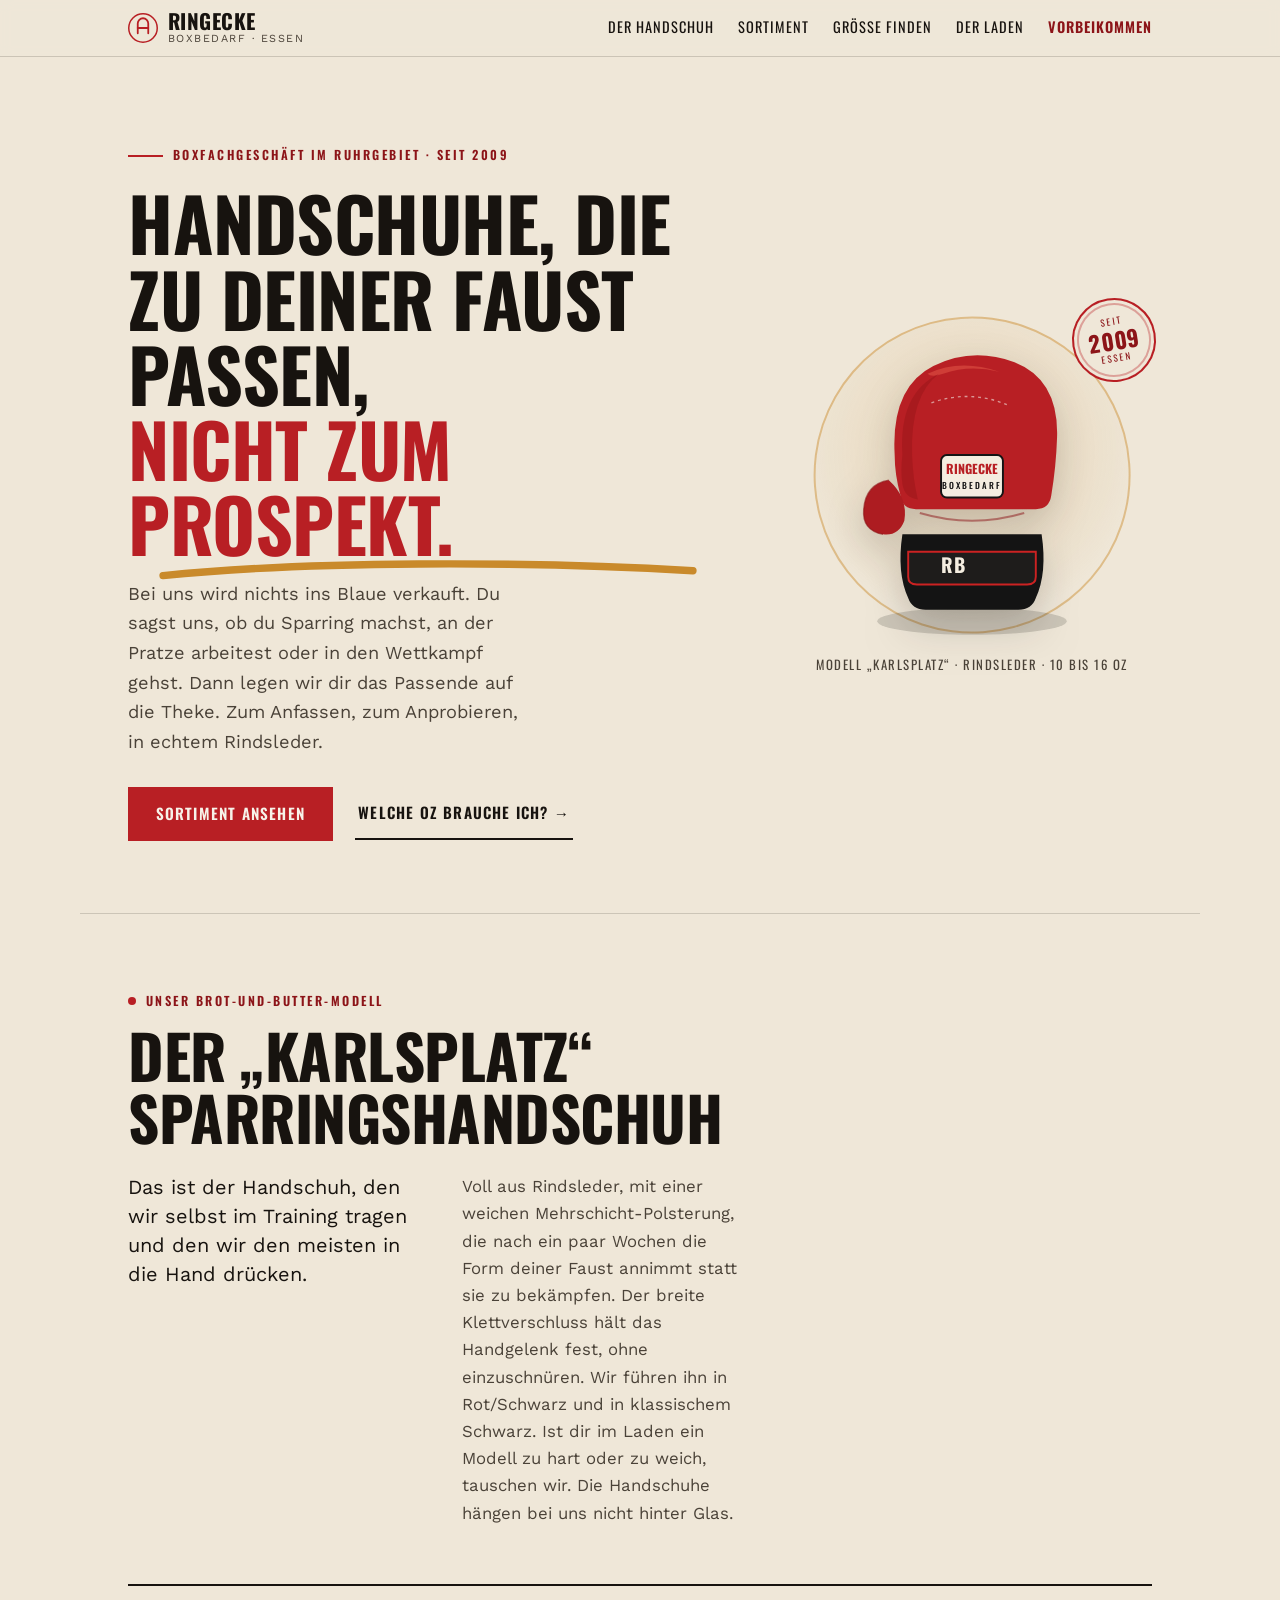
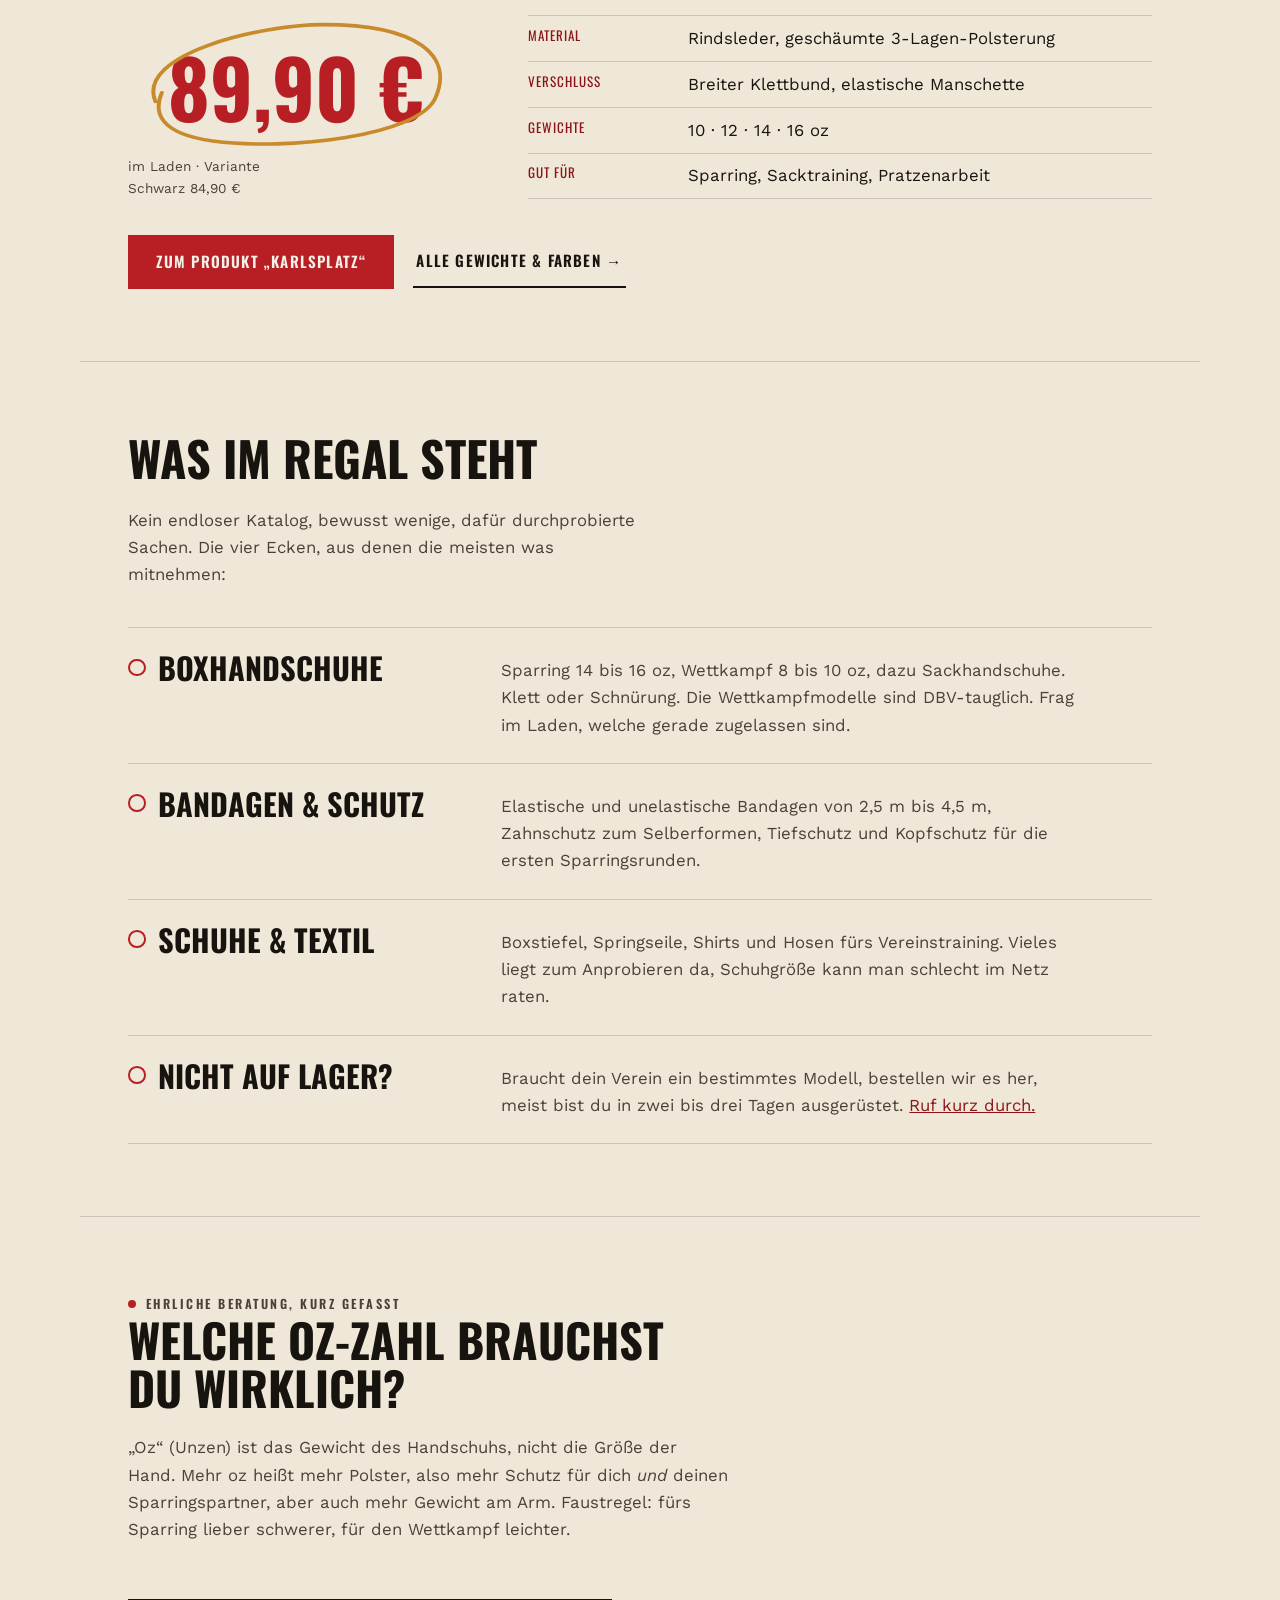
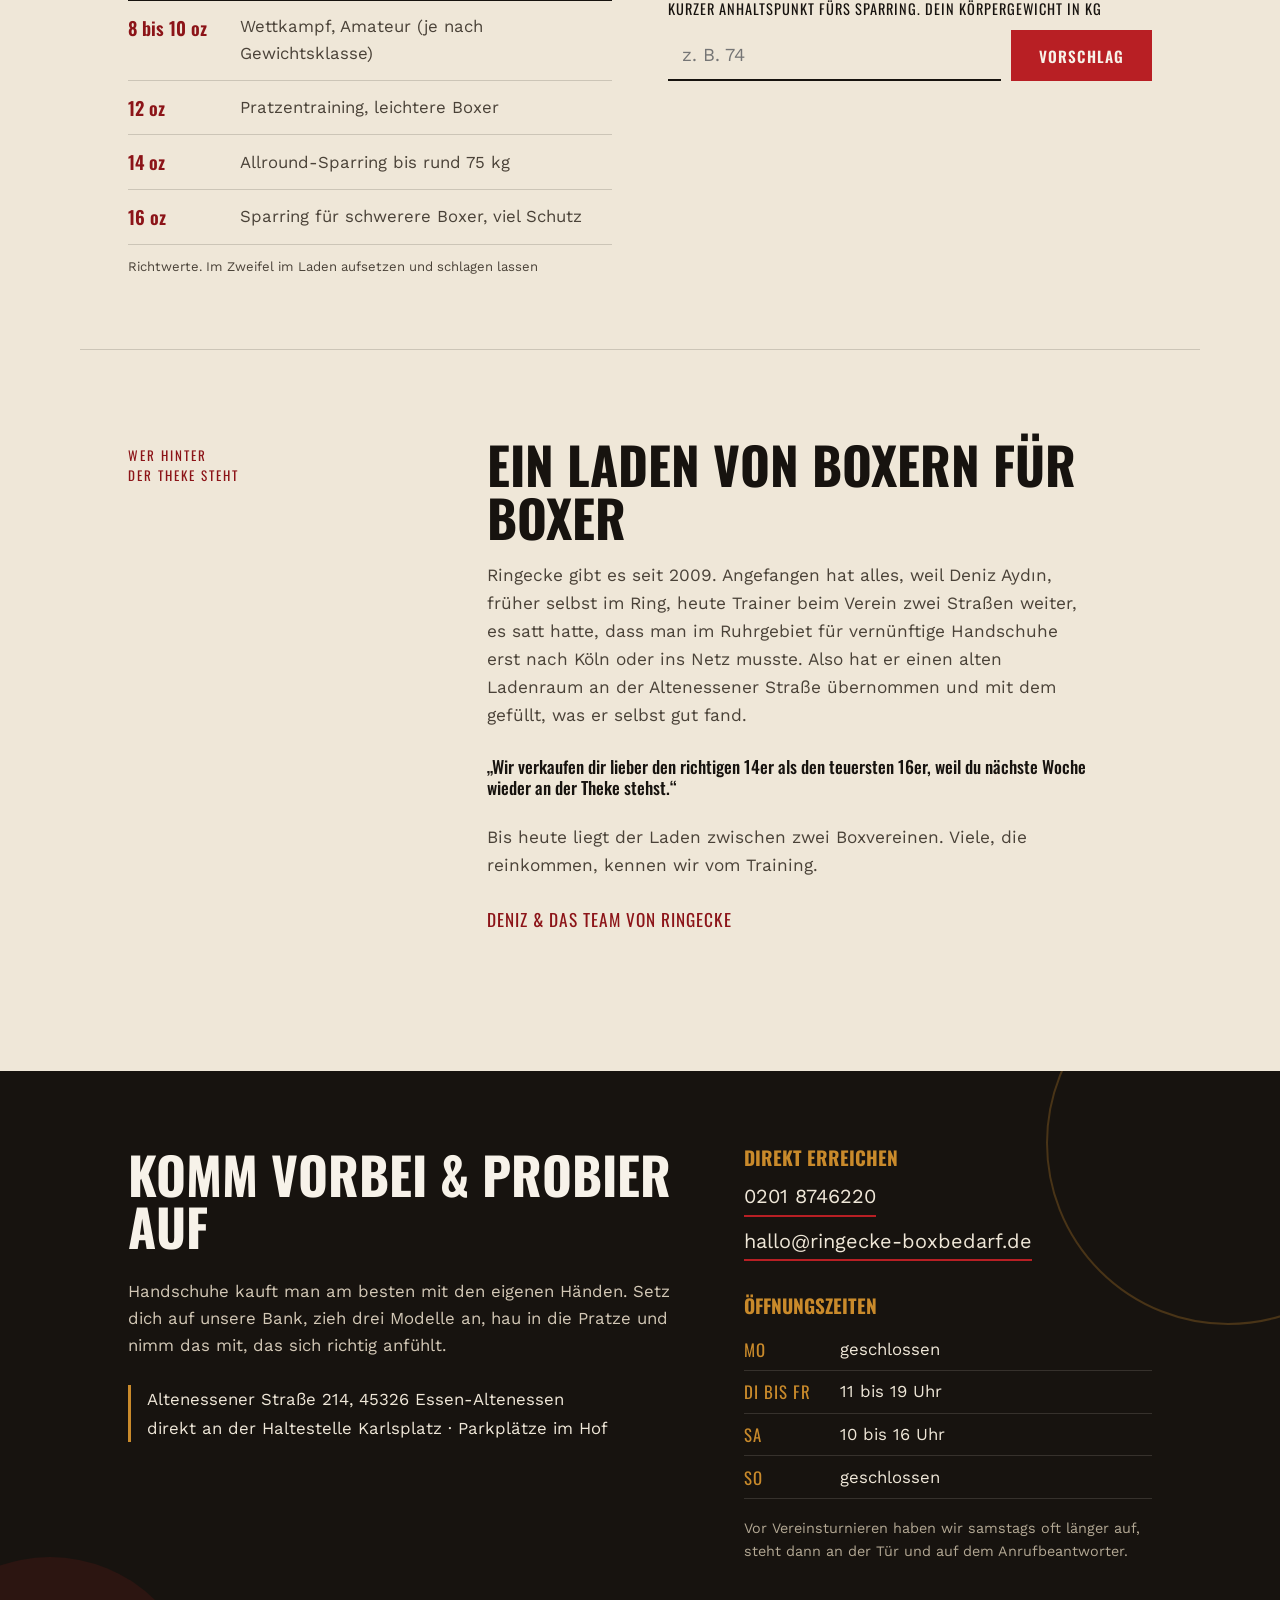
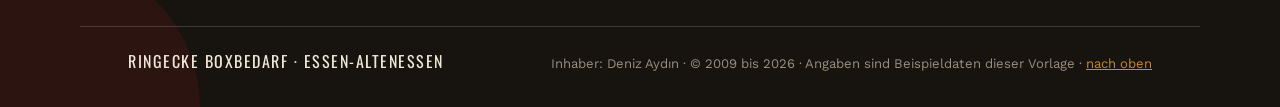
<file: index.html>
<!DOCTYPE html>
<html lang="de">
<head>
  <meta charset="UTF-8" />
  <meta name="viewport" content="width=device-width, initial-scale=1.0" />
  <title>Ringecke Boxbedarf · Boxhandschuhe & Ausrüstung aus Essen</title>
  <meta name="description" content="Ringecke Boxbedarf in Essen-Altenessen: echtes Rindsleder, ehrliche Beratung zur richtigen Handschuhgröße und Ausrüstung für Sparring, Training und Wettkampf. Vorbeikommen und anprobieren." />

  <!-- ====================================================================
       HINWEIS: Kontaktdaten, Adresse, Preise und der Gründername sind
       Beispiel-Angaben für die Vorlage. Vor dem Livegang durch die echten
       Daten des Ladens ersetzen (siehe Kommentare unten).
       ==================================================================== -->

  <link rel="preconnect" href="https://fonts.googleapis.com" />
  <link rel="preconnect" href="https://fonts.gstatic.com" crossorigin />
  <link href="https://fonts.googleapis.com/css2?family=Oswald:wght@400;500;600;700&family=Work+Sans:ital,wght@0,400;0,500;0,600;1,400&display=swap" rel="stylesheet" />
  <link rel="stylesheet" href="styles.css" />

  <script type="application/ld+json">
  {
    "@context": "https://schema.org",
    "@type": "SportingGoodsStore",
    "name": "Ringecke Boxbedarf",
    "description": "Boxfachgeschäft im Ruhrgebiet mit Beratung, Anprobe und echtem Rindsleder.",
    "address": {
      "@type": "PostalAddress",
      "streetAddress": "Altenessener Straße 214",
      "postalCode": "45326",
      "addressLocality": "Essen",
      "addressRegion": "NRW",
      "addressCountry": "DE"
    },
    "telephone": "+49 201 8746220",
    "email": "hallo@ringecke-boxbedarf.de",
    "openingHours": ["Tu-Fr 11:00-19:00", "Sa 10:00-16:00"],
    "priceRange": "€€"
  }
  </script>
</head>

<body>
  <a class="skip-link" href="#hauptinhalt">Zum Inhalt springen</a>

  <header class="kopf" id="seitenanfang">
    <div class="kopf__inner">
      <a class="marke" href="#seitenanfang" aria-label="Ringecke Boxbedarf, Startseite">
        <span class="marke__wappen" aria-hidden="true">
          <svg viewBox="0 0 40 40" width="30" height="30" role="img" focusable="false">
            <circle cx="20" cy="20" r="19" fill="none" stroke="currentColor" stroke-width="2"/>
            <path d="M13 27V14a7 7 0 0 1 14 0v13" fill="none" stroke="currentColor" stroke-width="2.4" stroke-linecap="round"/>
            <path d="M13 20h14" stroke="currentColor" stroke-width="2.4" stroke-linecap="round"/>
          </svg>
        </span>
        <span class="marke__text">
          <strong>Ringecke</strong>
          <em>Boxbedarf · Essen</em>
        </span>
      </a>

      <button class="nav-schalter" aria-expanded="false" aria-controls="hauptnav">
        <span class="nav-schalter__balken" aria-hidden="true"></span>
        <span class="nav-schalter__label">Menü</span>
      </button>

      <nav class="hauptnav" id="hauptnav" aria-label="Hauptnavigation">
        <ul>
          <li><a href="#handschuh">Der Handschuh</a></li>
          <li><a href="#sortiment">Sortiment</a></li>
          <li><a href="#groesse">Größe finden</a></li>
          <li><a href="#laden">Der Laden</a></li>
          <li><a class="hauptnav__cta" href="#besuch">Vorbeikommen</a></li>
        </ul>
      </nav>
    </div>
  </header>

  <main id="hauptinhalt">

    <!-- ============ HERO ============ -->
    <section class="hero" aria-labelledby="hero-titel">
      <div class="hero__text">
        <p class="hero__kicker">Boxfachgeschäft im Ruhrgebiet · seit 2009</p>
        <h1 id="hero-titel">
          Handschuhe, die zu deiner Faust passen,
          <span class="hero__unter">nicht zum Prospekt.
            <svg class="strich" viewBox="0 0 220 12" aria-hidden="true"><path d="M2 8 C 60 2, 150 2, 218 6" fill="none" stroke="currentColor" stroke-width="3" stroke-linecap="round"/></svg>
          </span>
        </h1>
        <p class="hero__lauf">
          Bei uns wird nichts ins Blaue verkauft. Du sagst uns, ob du Sparring
          machst, an der Pratze arbeitest oder in den Wettkampf gehst. Dann
          legen wir dir das Passende auf die Theke. Zum Anfassen, zum Anprobieren,
          in echtem Rindsleder.
        </p>
        <div class="hero__aktionen">
          <a class="knopf knopf--voll" href="#sortiment">Sortiment ansehen</a>
          <a class="knopf knopf--text" href="#groesse">Welche oz brauche ich?&nbsp;→</a>
        </div>
      </div>

      <!-- Eigene Illustration statt Stockfoto -->
      <figure class="hero__bild">
        <span class="hero__scheibe" aria-hidden="true"></span>
        <span class="hero__stempel" aria-hidden="true">
          <span>Seit</span><strong>2009</strong><span>Essen</span>
        </span>
        <svg class="glove" viewBox="0 0 300 340" role="img" aria-labelledby="glove-titel glove-desc">
          <title id="glove-titel">Roter Box-Sparringshandschuh aus Rindsleder</title>
          <desc id="glove-desc">Illustration eines roten Boxhandschuhs mit schwarzer Manschette und breitem Klettverschluss.</desc>
          <ellipse cx="150" cy="322" rx="98" ry="14" fill="rgba(23,19,15,.16)" />
          <path d="M78 232 q-6 40 6 66 q4 12 18 12 h96 q14 0 18-12 q12-26 6-66 z" fill="#141414"/>
          <path d="M84 250 h132 v26 q0 8-9 8 H93 q-9 0-9-8 z" fill="#1e1c1b"/>
          <path d="M84 250 h132 v26 q0 8-9 8 H93 q-9 0-9-8 z" fill="none" stroke="#c22" stroke-width="2"/>
          <text x="118" y="272" font-family="Oswald, sans-serif" font-size="20" font-weight="700" fill="#f4ede0" letter-spacing="1">RB</text>
          <path d="M70 150 q-4-70 40-92 q40-20 84-4 q46 18 44 78 q-1 30-6 60 q-2 14-16 14 H92 q-14 0-16-14 q-6-22-6-42 z" fill="#b81f24"/>
          <path d="M104 66 q34-16 74-2 q-30-8-58 2 q-12 4-16 0z" fill="#d94a3f" opacity=".7"/>
          <path d="M78 150 q-4-64 38-84 q-30 22-28 84 q1 26 6 46 q-14-2-16-16 q-2-14 0-30z" fill="#9c161b" opacity=".55"/>
          <path d="M64 176 q-24 4-26 30 q-2 22 20 26 q16 2 22-14 q4-24-16-42z" fill="#ad1c21"/>
          <path d="M64 176 q-24 4-26 30 q-2 22 20 26" fill="none" stroke="#8c1418" stroke-width="1.5" opacity=".6"/>
          <path d="M108 96 q40-14 78 2" fill="none" stroke="#e9ccc7" stroke-width="1.4" stroke-dasharray="3 4" opacity=".7"/>
          <path d="M96 210 q54 16 108 0" fill="none" stroke="#8c1418" stroke-width="2" opacity=".5"/>
          <rect x="118" y="150" width="64" height="44" rx="6" fill="#f4ede0"/>
          <rect x="118" y="150" width="64" height="44" rx="6" fill="none" stroke="#141414" stroke-width="2"/>
          <text x="150" y="170" text-anchor="middle" font-family="Oswald, sans-serif" font-size="13" font-weight="700" fill="#b81f24">RINGECKE</text>
          <text x="150" y="185" text-anchor="middle" font-family="Oswald, sans-serif" font-size="9" font-weight="500" fill="#141414" letter-spacing="2">BOXBEDARF</text>
        </svg>
        <figcaption>Modell „Karlsplatz“ · Rindsleder · 10 bis 16&nbsp;oz</figcaption>
      </figure>
    </section>

    <!-- ============ FEATURED: redaktioneller Spread, keine Box ============ -->
    <section class="modell" id="handschuh" aria-labelledby="modell-titel">
      <p class="modell__label">Unser Brot-und-Butter-Modell</p>
      <h2 id="modell-titel">Der „Karlsplatz“<br>Sparringshandschuh</h2>

      <div class="modell__fliesstext">
        <p class="modell__vorlauf">
          Das ist der Handschuh, den wir selbst im Training tragen und den wir
          den meisten in die Hand drücken.
        </p>
        <p>
          Voll aus Rindsleder, mit einer weichen Mehrschicht-Polsterung, die
          nach ein paar Wochen die Form deiner Faust annimmt statt sie zu
          bekämpfen. Der breite Klettverschluss hält das Handgelenk fest, ohne
          einzuschnüren. Wir führen ihn in Rot/Schwarz und in klassischem
          Schwarz. Ist dir im Laden ein Modell zu hart oder zu weich, tauschen
          wir. Die Handschuhe hängen bei uns nicht hinter Glas.
        </p>
      </div>

      <div class="modell__daten">
        <div class="modell__preis">
          <span class="modell__preis-zahl">
            89,90&nbsp;€
            <svg class="preis-ring" viewBox="0 0 300 150" aria-hidden="true" preserveAspectRatio="none">
              <path d="M24 86 C 8 40, 120 16, 176 18 C 260 21, 292 52, 274 92 C 258 128, 140 138, 74 126 C 26 117, 22 96, 30 78" fill="none" stroke="currentColor" stroke-width="3.5" stroke-linecap="round"/>
            </svg>
          </span>
          <span class="modell__preis-notiz">im Laden · Variante Schwarz 84,90&nbsp;€</span>
        </div>
        <dl class="datenzeilen">
          <div><dt>Material</dt><dd>Rindsleder, geschäumte 3-Lagen-Polsterung</dd></div>
          <div><dt>Verschluss</dt><dd>Breiter Klettbund, elastische Manschette</dd></div>
          <div><dt>Gewichte</dt><dd>10 · 12 · 14 · 16&nbsp;oz</dd></div>
          <div><dt>Gut für</dt><dd>Sparring, Sacktraining, Pratzenarbeit</dd></div>
        </dl>
      </div>

      <p class="modell__cta">
        <a class="knopf knopf--voll" href="produkt.html">Zum Produkt „Karlsplatz“</a>
        <a class="knopf knopf--text" href="produkt.html#pdp">Alle Gewichte &amp; Farben&nbsp;→</a>
      </p>
    </section>

    <!-- ============ SORTIMENT: nummerierte Liste mit Haarlinien ============ -->
    <section class="sortiment" id="sortiment" aria-labelledby="sortiment-titel">
      <div class="sortiment__intro">
        <h2 id="sortiment-titel">Was im Regal steht</h2>
        <p>
          Kein endloser Katalog, bewusst wenige, dafür durchprobierte Sachen.
          Die vier Ecken, aus denen die meisten was mitnehmen:
        </p>
      </div>

      <ul class="warenliste">
        <li>
          <h3>Boxhandschuhe</h3>
          <div class="warenliste__text">
            <p>
              Sparring 14 bis 16&nbsp;oz, Wettkampf 8 bis 10&nbsp;oz, dazu
              Sackhandschuhe. Klett oder Schnürung. Die Wettkampfmodelle sind
              DBV-tauglich. Frag im Laden, welche gerade zugelassen sind.
            </p>
          </div>
        </li>
        <li>
          <h3>Bandagen &amp; Schutz</h3>
          <div class="warenliste__text">
            <p>
              Elastische und unelastische Bandagen von 2,5&nbsp;m bis 4,5&nbsp;m,
              Zahnschutz zum Selberformen, Tiefschutz und Kopfschutz für die ersten
              Sparringsrunden.
            </p>
          </div>
        </li>
        <li>
          <h3>Schuhe &amp; Textil</h3>
          <div class="warenliste__text">
            <p>
              Boxstiefel, Springseile, Shirts und Hosen fürs Vereinstraining.
              Vieles liegt zum Anprobieren da, Schuhgröße kann man schlecht im
              Netz raten.
            </p>
          </div>
        </li>
        <li>
          <h3>Nicht auf Lager?</h3>
          <div class="warenliste__text">
            <p>
              Braucht dein Verein ein bestimmtes Modell, bestellen wir es her,
              meist bist du in zwei bis drei Tagen ausgerüstet.
              <a href="#besuch">Ruf kurz durch.</a>
            </p>
          </div>
        </li>
      </ul>
    </section>

    <!-- ============ GRÖSSENBERATUNG: Datentabelle + schlanke Inline-Form ============ -->
    <section class="groesse" id="groesse" aria-labelledby="groesse-titel">
      <div class="groesse__wissen">
        <p class="groesse__label">Ehrliche Beratung, kurz gefasst</p>
        <h2 id="groesse-titel">Welche oz-Zahl brauchst du wirklich?</h2>
        <p>
          „Oz“ (Unzen) ist das Gewicht des Handschuhs, nicht die Größe der Hand.
          Mehr oz heißt mehr Polster, also mehr Schutz für dich <em>und</em>
          deinen Sparringspartner, aber auch mehr Gewicht am Arm. Faustregel:
          fürs Sparring lieber schwerer, für den Wettkampf leichter.
        </p>
      </div>

      <table class="oz-tabelle">
        <caption>Richtwerte. Im Zweifel im Laden aufsetzen und schlagen lassen</caption>
        <tbody>
          <tr><th scope="row">8 bis 10&nbsp;oz</th><td>Wettkampf, Amateur (je nach Gewichtsklasse)</td></tr>
          <tr><th scope="row">12&nbsp;oz</th><td>Pratzentraining, leichtere Boxer</td></tr>
          <tr><th scope="row">14&nbsp;oz</th><td>Allround-Sparring bis rund 75&nbsp;kg</td></tr>
          <tr><th scope="row">16&nbsp;oz</th><td>Sparring für schwerere Boxer, viel Schutz</td></tr>
        </tbody>
      </table>

      <form class="oz-form" id="oz-form" novalidate>
        <div class="oz-form__frage">
          <label for="gewicht">Kurzer Anhaltspunkt fürs Sparring. Dein Körpergewicht in&nbsp;kg</label>
          <div class="oz-form__eingabe">
            <input type="number" id="gewicht" name="gewicht" min="30" max="180" step="1" inputmode="numeric" placeholder="z. B. 74" />
            <button type="submit" class="knopf knopf--voll">Vorschlag</button>
          </div>
        </div>
        <p class="oz-form__ergebnis" id="oz-ergebnis" role="status" aria-live="polite"></p>
      </form>
    </section>

    <!-- ============ ÜBER DEN LADEN: schmale Erzählspalte mit Randnotiz ============ -->
    <section class="laden" id="laden" aria-labelledby="laden-titel">
      <p class="laden__rand">Wer hinter<br>der Theke steht</p>
      <div class="laden__erzaehlung">
        <h2 id="laden-titel">Ein Laden von Boxern für Boxer</h2>
        <p>
          <!-- Gründername/Historie durch echte Daten ersetzen -->
          Ringecke gibt es seit 2009. Angefangen hat alles, weil Deniz Aydın,
          früher selbst im Ring, heute Trainer beim Verein zwei Straßen weiter,
          es satt hatte, dass man im Ruhrgebiet für vernünftige Handschuhe erst
          nach Köln oder ins Netz musste. Also hat er einen alten Ladenraum an der
          Altenessener Straße übernommen und mit dem gefüllt, was er selbst gut
          fand.
        </p>
        <p class="laden__zitat">
          „Wir verkaufen dir lieber den richtigen 14er als den teuersten 16er,
          weil du nächste Woche wieder an der Theke stehst.“
        </p>
        <p>
          Bis heute liegt der Laden zwischen zwei Boxvereinen. Viele, die
          reinkommen, kennen wir vom Training.
        </p>
        <p class="laden__signatur">Deniz &amp; das Team von Ringecke</p>
      </div>
    </section>

    <!-- ============ KONTAKT + FOOTER: der einzige dunkle Anker ============ -->
    <footer class="anker" id="besuch">
      <div class="anker__oben">
        <div class="anker__einladung">
          <h2>Komm vorbei &amp; probier auf</h2>
          <p>
            Handschuhe kauft man am besten mit den eigenen Händen. Setz dich auf
            unsere Bank, zieh drei Modelle an, hau in die Pratze und nimm das
            mit, das sich richtig anfühlt.
          </p>
          <p class="anker__adresse">
            <!-- Echte Adresse eintragen -->
            Altenessener Straße 214, 45326 Essen-Altenessen<br>
            direkt an der Haltestelle Karlsplatz · Parkplätze im Hof
          </p>
        </div>

        <div class="anker__spalte">
          <h3>Direkt erreichen</h3>
          <p class="anker__kontakt">
            <!-- Echte Nummer / eigene Domain-Mail eintragen -->
            <a href="tel:+492018746220">0201 8746220</a>
            <a href="mailto:hallo@ringecke-boxbedarf.de">hallo@ringecke-boxbedarf.de</a>
          </p>

          <h3 class="anker__zeitentitel">Öffnungszeiten</h3>
          <dl class="oeffnung">
            <div><dt>Mo</dt><dd>geschlossen</dd></div>
            <div><dt>Di bis Fr</dt><dd>11 bis 19 Uhr</dd></div>
            <div><dt>Sa</dt><dd>10 bis 16 Uhr</dd></div>
            <div><dt>So</dt><dd>geschlossen</dd></div>
          </dl>
          <p class="anker__zusatz">
            Vor Vereinsturnieren haben wir samstags oft länger auf, steht dann an
            der Tür und auf dem Anrufbeantworter.
          </p>
        </div>
      </div>

      <div class="anker__unten">
        <p class="anker__signet">Ringecke Boxbedarf · Essen-Altenessen</p>
        <p class="anker__recht">
          Inhaber: Deniz Aydın · © 2009 bis 2026 · Angaben sind Beispieldaten
          dieser Vorlage · <a href="#seitenanfang">nach oben</a>
        </p>
      </div>
    </footer>

  </main>

  <script src="script.js"></script>
</body>
</html>
</file>
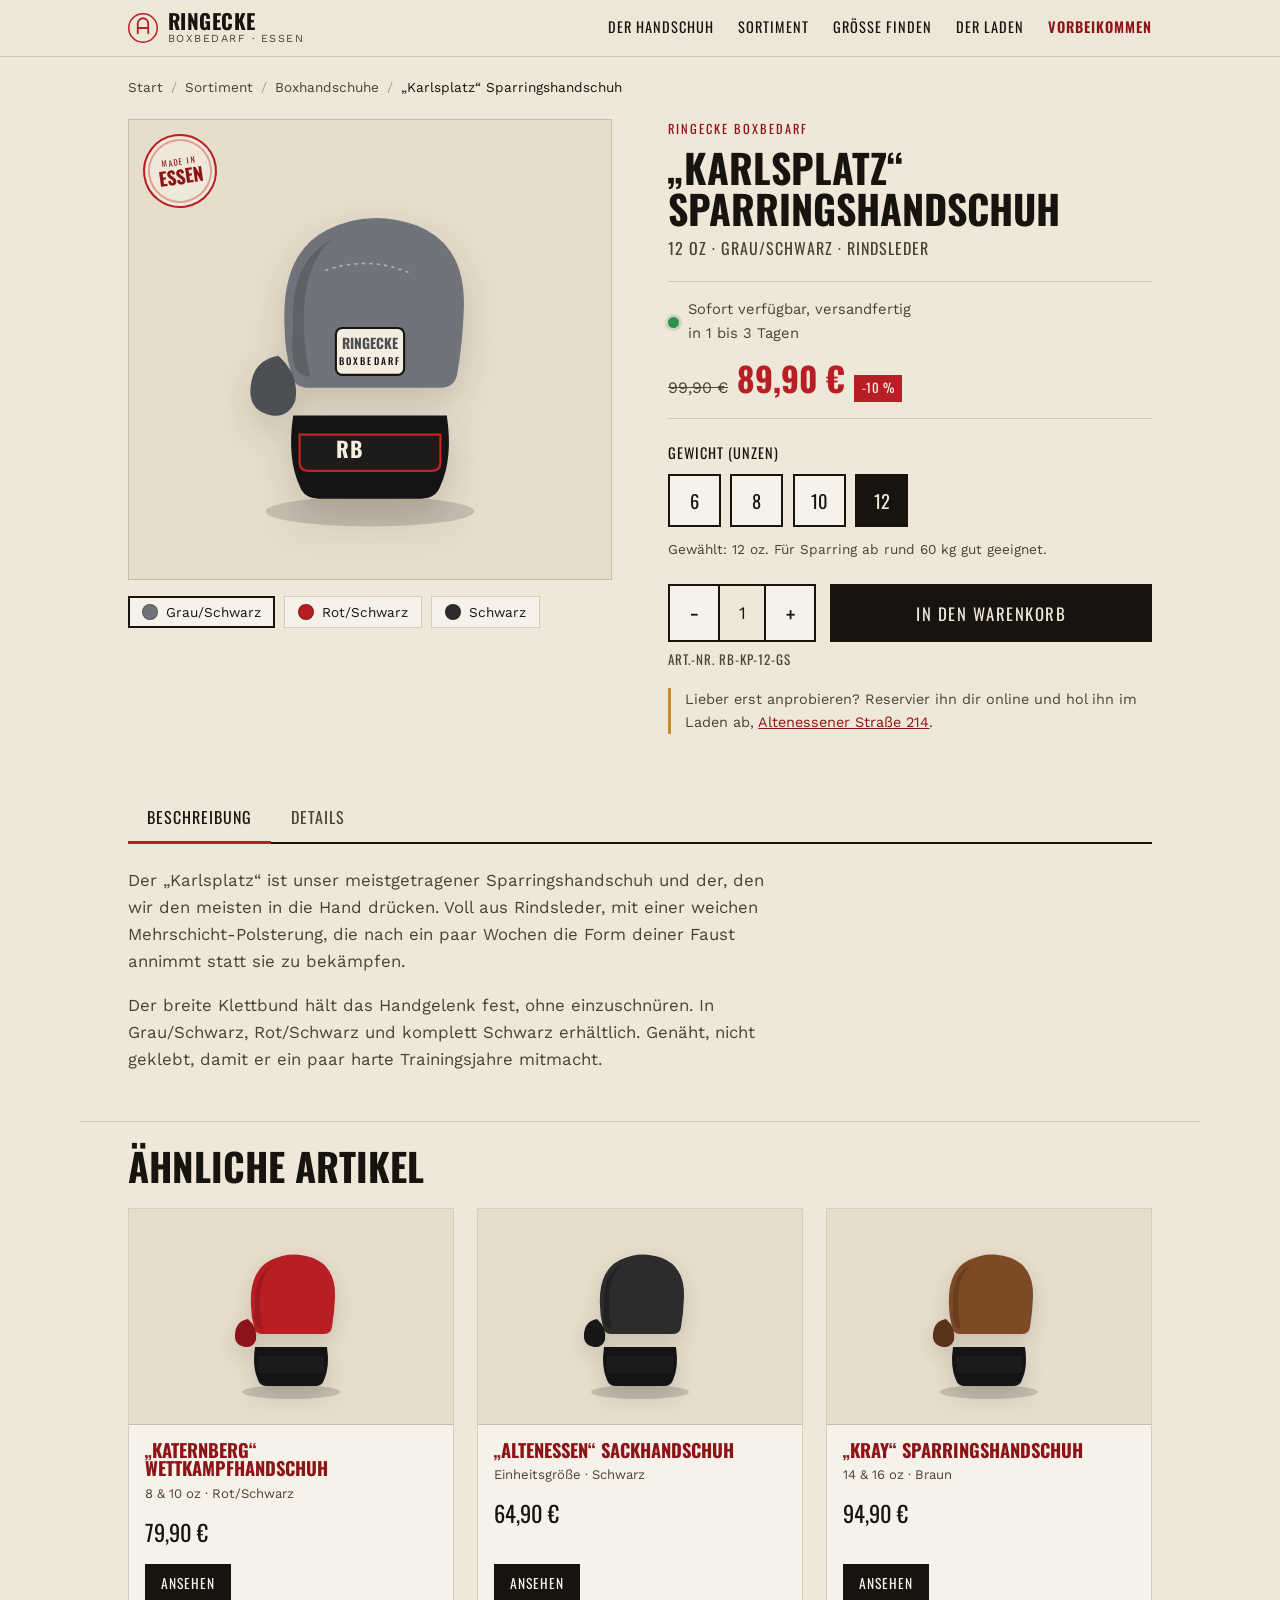
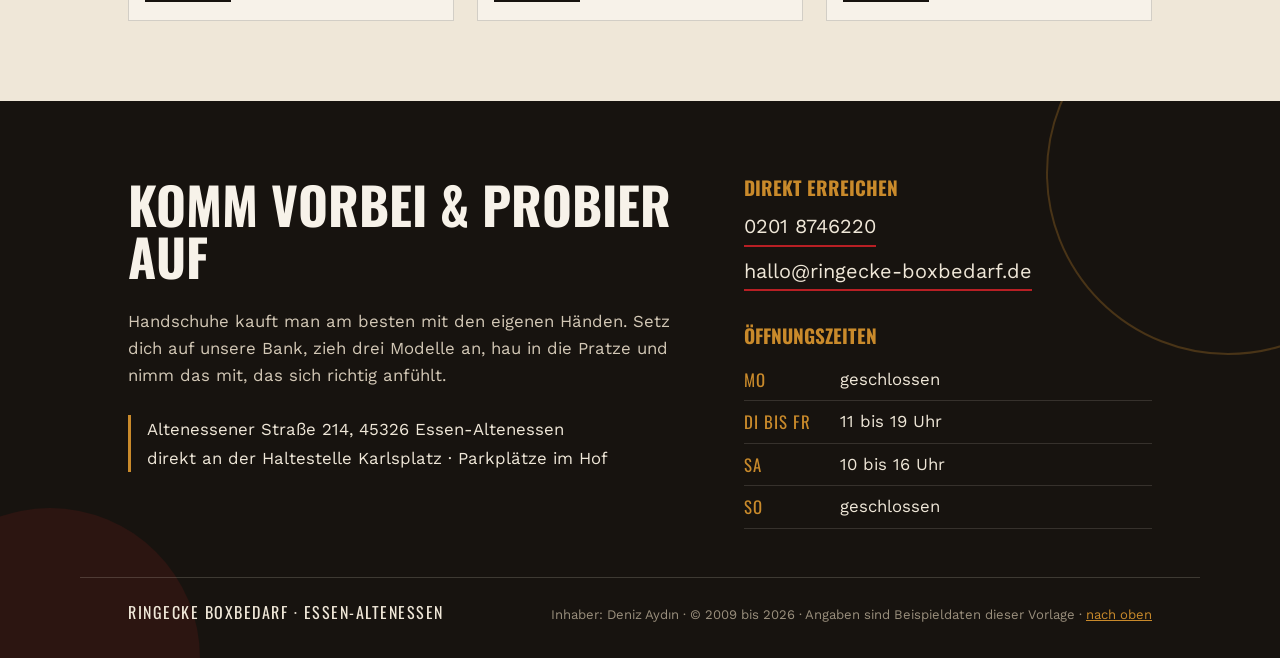
<file: produkt.html>
<!DOCTYPE html>
<html lang="de">
<head>
  <meta charset="UTF-8" />
  <meta name="viewport" content="width=device-width, initial-scale=1.0" />
  <title>„Karlsplatz“ Sparringshandschuh · Ringecke Boxbedarf</title>
  <meta name="description" content="Ringecke „Karlsplatz“ Sparringshandschuh aus Rindsleder, 12 oz Grau/Schwarz. Sofort verfügbar, versandfertig in 1 bis 3 Tagen. Im Laden in Essen anprobieren." />

  <!-- Beispieldaten der Vorlage: Preise, Artikelnummer und Verfügbarkeit vor dem Livegang durch echte Werte ersetzen. -->

  <link rel="preconnect" href="https://fonts.googleapis.com" />
  <link rel="preconnect" href="https://fonts.gstatic.com" crossorigin />
  <link href="https://fonts.googleapis.com/css2?family=Oswald:wght@400;500;600;700&family=Work+Sans:ital,wght@0,400;0,500;0,600;1,400&display=swap" rel="stylesheet" />
  <link rel="stylesheet" href="styles.css" />

  <script type="application/ld+json">
  {
    "@context": "https://schema.org",
    "@type": "Product",
    "name": "Ringecke „Karlsplatz“ Sparringshandschuh",
    "brand": { "@type": "Brand", "name": "Ringecke Boxbedarf" },
    "material": "Rindsleder",
    "sku": "RB-KP-12-GS",
    "offers": {
      "@type": "Offer",
      "priceCurrency": "EUR",
      "price": "89.90",
      "availability": "https://schema.org/InStock"
    }
  }
  </script>
</head>

<body>
  <a class="skip-link" href="#pdp">Zum Inhalt springen</a>

  <header class="kopf" id="seitenanfang">
    <div class="kopf__inner">
      <a class="marke" href="index.html" aria-label="Ringecke Boxbedarf, Startseite">
        <span class="marke__wappen" aria-hidden="true">
          <svg viewBox="0 0 40 40" width="30" height="30" role="img" focusable="false">
            <circle cx="20" cy="20" r="19" fill="none" stroke="currentColor" stroke-width="2"/>
            <path d="M13 27V14a7 7 0 0 1 14 0v13" fill="none" stroke="currentColor" stroke-width="2.4" stroke-linecap="round"/>
            <path d="M13 20h14" stroke="currentColor" stroke-width="2.4" stroke-linecap="round"/>
          </svg>
        </span>
        <span class="marke__text">
          <strong>Ringecke</strong>
          <em>Boxbedarf · Essen</em>
        </span>
      </a>

      <button class="nav-schalter" aria-expanded="false" aria-controls="hauptnav">
        <span class="nav-schalter__balken" aria-hidden="true"></span>
        <span class="nav-schalter__label">Menü</span>
      </button>

      <nav class="hauptnav" id="hauptnav" aria-label="Hauptnavigation">
        <ul>
          <li><a href="index.html#handschuh">Der Handschuh</a></li>
          <li><a href="index.html#sortiment">Sortiment</a></li>
          <li><a href="index.html#groesse">Größe finden</a></li>
          <li><a href="index.html#laden">Der Laden</a></li>
          <li><a class="hauptnav__cta" href="index.html#besuch">Vorbeikommen</a></li>
        </ul>
      </nav>
    </div>
  </header>

  <main id="pdp">

    <nav class="krume" aria-label="Sie sind hier">
      <a href="index.html">Start</a>
      <span aria-hidden="true">/</span>
      <a href="index.html#sortiment">Sortiment</a>
      <span aria-hidden="true">/</span>
      <a href="index.html#sortiment">Boxhandschuhe</a>
      <span aria-hidden="true">/</span>
      <span class="krume__hier">„Karlsplatz“ Sparringshandschuh</span>
    </nav>

    <!-- ============ OBERER BEREICH: zwei Spalten ============ -->
    <section class="pdp-oben">

      <!-- Linke Spalte: Produktbild (eigene Illustration) -->
      <div class="pdp-galerie">
        <figure class="pdp-bild theme-grau" id="pdp-bild">
          <span class="pdp-bild__stempel" aria-hidden="true">
            <span>Made in</span><strong>Essen</strong>
          </span>
          <svg class="rb-glove" viewBox="0 0 300 340" role="img" aria-labelledby="pdp-glove-t">
            <title id="pdp-glove-t">Ringecke „Karlsplatz“ Sparringshandschuh in Grau/Schwarz</title>
            <ellipse class="g-shadow" cx="150" cy="322" rx="98" ry="14" />
            <path class="g-cuff" d="M78 232 q-6 40 6 66 q4 12 18 12 h96 q14 0 18-12 q12-26 6-66 z"/>
            <path class="g-lasche" d="M84 250 h132 v26 q0 8-9 8 H93 q-9 0-9-8 z"/>
            <path class="g-lasche-line" d="M84 250 h132 v26 q0 8-9 8 H93 q-9 0-9-8 z"/>
            <text class="g-rb" x="118" y="272">RB</text>
            <path class="g-body" d="M70 150 q-4-70 40-92 q40-20 84-4 q46 18 44 78 q-1 30-6 60 q-2 14-16 14 H92 q-14 0-16-14 q-6-22-6-42 z"/>
            <path class="g-body-sh" d="M78 150 q-4-64 38-84 q-30 22-28 84 q1 26 6 46 q-14-2-16-16 q-2-14 0-30z"/>
            <path class="g-thumb" d="M64 176 q-24 4-26 30 q-2 22 20 26 q16 2 22-14 q4-24-16-42z"/>
            <path class="g-stitch" d="M108 96 q40-14 78 2"/>
            <rect class="g-patch" x="118" y="150" width="64" height="44" rx="6"/>
            <rect class="g-patch-line" x="118" y="150" width="64" height="44" rx="6"/>
            <text class="g-patch-a" x="150" y="170" text-anchor="middle">RINGECKE</text>
            <text class="g-patch-b" x="150" y="185" text-anchor="middle">BOXBEDARF</text>
          </svg>
        </figure>

        <!-- Farbvarianten (verändern Bild + Beschreibung) -->
        <div class="pdp-farben" role="group" aria-label="Farbe wählen">
          <button type="button" class="pdp-farbe is-active" data-theme="theme-grau" data-label="Grau/Schwarz" aria-pressed="true">
            <span class="pdp-farbe__chip chip-grau" aria-hidden="true"></span>Grau/Schwarz
          </button>
          <button type="button" class="pdp-farbe" data-theme="theme-rot" data-label="Rot/Schwarz" aria-pressed="false">
            <span class="pdp-farbe__chip chip-rot" aria-hidden="true"></span>Rot/Schwarz
          </button>
          <button type="button" class="pdp-farbe" data-theme="theme-schwarz" data-label="Komplett Schwarz" aria-pressed="false">
            <span class="pdp-farbe__chip chip-schwarz" aria-hidden="true"></span>Schwarz
          </button>
        </div>
      </div>

      <!-- Rechte Spalte: Produktinfos -->
      <div class="pdp-info">
        <p class="pdp-marke">Ringecke Boxbedarf</p>
        <h1 class="pdp-titel">„Karlsplatz“ Sparringshandschuh</h1>
        <p class="pdp-variante" id="pdp-variante">12 oz · Grau/Schwarz · Rindsleder</p>

        <div class="pdp-kopfzeile">
          <p class="pdp-lager">
            <span class="pdp-lager__dot" aria-hidden="true"></span>
            Sofort verfügbar, versandfertig in 1 bis 3 Tagen
          </p>
          <div class="pdp-preis">
            <span class="pdp-preis__alt">99,90&nbsp;€</span>
            <span class="pdp-preis__neu" id="pdp-preis-neu">89,90&nbsp;€</span>
            <span class="pdp-badge">-10&nbsp;%</span>
          </div>
        </div>

        <!-- Gewicht -->
        <div class="pdp-block">
          <p class="pdp-block__label">Gewicht (Unzen)</p>
          <div class="pdp-oz" role="group" aria-label="Gewicht in Unzen wählen">
            <button type="button" class="pdp-oz__btn" data-oz="6">6</button>
            <button type="button" class="pdp-oz__btn" data-oz="8">8</button>
            <button type="button" class="pdp-oz__btn" data-oz="10">10</button>
            <button type="button" class="pdp-oz__btn is-active" data-oz="12" aria-pressed="true">12</button>
          </div>
          <p class="pdp-oz__hinweis" id="pdp-oz-hinweis">Gewählt: 12&nbsp;oz. Für Sparring ab rund 60&nbsp;kg gut geeignet.</p>
        </div>

        <!-- Menge + Warenkorb -->
        <div class="pdp-kauf">
          <div class="pdp-menge" role="group" aria-label="Menge">
            <button type="button" class="pdp-menge__btn" data-step="-1" aria-label="Menge verringern">&#8722;</button>
            <input class="pdp-menge__zahl" id="pdp-menge" type="text" inputmode="numeric" value="1" aria-label="Menge" />
            <button type="button" class="pdp-menge__btn" data-step="1" aria-label="Menge erhöhen">+</button>
          </div>
          <button type="button" class="pdp-warenkorb" id="pdp-warenkorb">In den Warenkorb</button>
        </div>
        <p class="pdp-kauf__notiz" id="pdp-kauf-notiz" role="status" aria-live="polite"></p>

        <p class="pdp-artnr">Art.-Nr. <span id="pdp-artnr">RB-KP-12-GS</span></p>

        <p class="pdp-service">
          Lieber erst anprobieren? Reservier ihn dir online und hol ihn im Laden ab,
          <a href="index.html#besuch">Altenessener Straße 214</a>.
        </p>
      </div>
    </section>

    <!-- ============ TABS ============ -->
    <section class="pdp-tabs" aria-label="Produktinformationen">
      <div class="pdp-tabs__leiste" role="tablist">
        <button class="pdp-tab is-active" id="tab-beschr" role="tab" aria-selected="true" aria-controls="panel-beschr">Beschreibung</button>
        <button class="pdp-tab" id="tab-details" role="tab" aria-selected="false" aria-controls="panel-details">Details</button>
      </div>

      <div class="pdp-panel" id="panel-beschr" role="tabpanel" aria-labelledby="tab-beschr">
        <p>
          Der „Karlsplatz“ ist unser meistgetragener Sparringshandschuh und der,
          den wir den meisten in die Hand drücken. Voll aus Rindsleder, mit einer
          weichen Mehrschicht-Polsterung, die nach ein paar Wochen die Form deiner
          Faust annimmt statt sie zu bekämpfen.
        </p>
        <p>
          Der breite Klettbund hält das Handgelenk fest, ohne einzuschnüren. In
          Grau/Schwarz, Rot/Schwarz und komplett Schwarz erhältlich. Genäht, nicht
          geklebt, damit er ein paar harte Trainingsjahre mitmacht.
        </p>
      </div>

      <div class="pdp-panel" id="panel-details" role="tabpanel" aria-labelledby="tab-details" hidden>
        <dl class="pdp-specs">
          <div><dt>Material</dt><dd>Rindsleder außen, geschäumte 3-Lagen-Polsterung</dd></div>
          <div><dt>Verschluss</dt><dd>Breiter Klettbund, elastische Manschette</dd></div>
          <div><dt>Verfügbare Gewichte</dt><dd>6, 8, 10 und 12&nbsp;oz</dd></div>
          <div><dt>Farben</dt><dd>Grau/Schwarz, Rot/Schwarz, Schwarz</dd></div>
          <div><dt>Verarbeitung</dt><dd>Genäht, doppelte Nähte an der Schlagfläche</dd></div>
          <div><dt>Pflege</dt><dd>Nach dem Training auslüften, innen trocken wischen, nicht in die Sonne legen</dd></div>
        </dl>
      </div>
    </section>

    <!-- ============ ÄHNLICHE ARTIKEL ============ -->
    <section class="pdp-aehnlich" aria-labelledby="aehnlich-titel">
      <h2 id="aehnlich-titel">Ähnliche Artikel</h2>
      <div class="pdp-karten">

        <article class="warenkarte">
          <div class="warenkarte__bild theme-rot">
            <svg class="rb-glove rb-glove--klein" viewBox="0 0 300 340" role="img" aria-label="„Katernberg“ Wettkampfhandschuh in Rot/Schwarz">
              <ellipse class="g-shadow" cx="150" cy="322" rx="98" ry="14" />
              <path class="g-cuff" d="M78 232 q-6 40 6 66 q4 12 18 12 h96 q14 0 18-12 q12-26 6-66 z"/>
              <path class="g-lasche" d="M84 250 h132 v26 q0 8-9 8 H93 q-9 0-9-8 z"/>
              <path class="g-body" d="M70 150 q-4-70 40-92 q40-20 84-4 q46 18 44 78 q-1 30-6 60 q-2 14-16 14 H92 q-14 0-16-14 q-6-22-6-42 z"/>
              <path class="g-body-sh" d="M78 150 q-4-64 38-84 q-30 22-28 84 q1 26 6 46 q-14-2-16-16 q-2-14 0-30z"/>
              <path class="g-thumb" d="M64 176 q-24 4-26 30 q-2 22 20 26 q16 2 22-14 q4-24-16-42z"/>
            </svg>
          </div>
          <h3>„Katernberg“ Wettkampfhandschuh</h3>
          <p class="warenkarte__meta">8 &amp; 10&nbsp;oz · Rot/Schwarz</p>
          <p class="warenkarte__preis">79,90&nbsp;€</p>
          <a class="warenkarte__link" href="produkt.html">Ansehen</a>
        </article>

        <article class="warenkarte">
          <div class="warenkarte__bild theme-schwarz">
            <svg class="rb-glove rb-glove--klein" viewBox="0 0 300 340" role="img" aria-label="„Altenessen“ Sackhandschuh in Schwarz">
              <ellipse class="g-shadow" cx="150" cy="322" rx="98" ry="14" />
              <path class="g-cuff" d="M78 232 q-6 40 6 66 q4 12 18 12 h96 q14 0 18-12 q12-26 6-66 z"/>
              <path class="g-lasche" d="M84 250 h132 v26 q0 8-9 8 H93 q-9 0-9-8 z"/>
              <path class="g-body" d="M70 150 q-4-70 40-92 q40-20 84-4 q46 18 44 78 q-1 30-6 60 q-2 14-16 14 H92 q-14 0-16-14 q-6-22-6-42 z"/>
              <path class="g-body-sh" d="M78 150 q-4-64 38-84 q-30 22-28 84 q1 26 6 46 q-14-2-16-16 q-2-14 0-30z"/>
              <path class="g-thumb" d="M64 176 q-24 4-26 30 q-2 22 20 26 q16 2 22-14 q4-24-16-42z"/>
            </svg>
          </div>
          <h3>„Altenessen“ Sackhandschuh</h3>
          <p class="warenkarte__meta">Einheitsgröße · Schwarz</p>
          <p class="warenkarte__preis">64,90&nbsp;€</p>
          <a class="warenkarte__link" href="produkt.html">Ansehen</a>
        </article>

        <article class="warenkarte">
          <div class="warenkarte__bild theme-braun">
            <svg class="rb-glove rb-glove--klein" viewBox="0 0 300 340" role="img" aria-label="„Kray“ Sparringshandschuh in Braun">
              <ellipse class="g-shadow" cx="150" cy="322" rx="98" ry="14" />
              <path class="g-cuff" d="M78 232 q-6 40 6 66 q4 12 18 12 h96 q14 0 18-12 q12-26 6-66 z"/>
              <path class="g-lasche" d="M84 250 h132 v26 q0 8-9 8 H93 q-9 0-9-8 z"/>
              <path class="g-body" d="M70 150 q-4-70 40-92 q40-20 84-4 q46 18 44 78 q-1 30-6 60 q-2 14-16 14 H92 q-14 0-16-14 q-6-22-6-42 z"/>
              <path class="g-body-sh" d="M78 150 q-4-64 38-84 q-30 22-28 84 q1 26 6 46 q-14-2-16-16 q-2-14 0-30z"/>
              <path class="g-thumb" d="M64 176 q-24 4-26 30 q-2 22 20 26 q16 2 22-14 q4-24-16-42z"/>
            </svg>
          </div>
          <h3>„Kray“ Sparringshandschuh</h3>
          <p class="warenkarte__meta">14 &amp; 16&nbsp;oz · Braun</p>
          <p class="warenkarte__preis">94,90&nbsp;€</p>
          <a class="warenkarte__link" href="produkt.html">Ansehen</a>
        </article>

      </div>
    </section>

  </main>

  <!-- Kontakt + Footer (gleicher Anker wie Startseite) -->
  <footer class="anker" id="besuch">
    <div class="anker__oben">
      <div class="anker__einladung">
        <h2>Komm vorbei &amp; probier auf</h2>
        <p>
          Handschuhe kauft man am besten mit den eigenen Händen. Setz dich auf
          unsere Bank, zieh drei Modelle an, hau in die Pratze und nimm das mit,
          das sich richtig anfühlt.
        </p>
        <p class="anker__adresse">
          Altenessener Straße 214, 45326 Essen-Altenessen<br>
          direkt an der Haltestelle Karlsplatz · Parkplätze im Hof
        </p>
      </div>

      <div class="anker__spalte">
        <h3>Direkt erreichen</h3>
        <p class="anker__kontakt">
          <a href="tel:+492018746220">0201 8746220</a>
          <a href="mailto:hallo@ringecke-boxbedarf.de">hallo@ringecke-boxbedarf.de</a>
        </p>

        <h3 class="anker__zeitentitel">Öffnungszeiten</h3>
        <dl class="oeffnung">
          <div><dt>Mo</dt><dd>geschlossen</dd></div>
          <div><dt>Di bis Fr</dt><dd>11 bis 19 Uhr</dd></div>
          <div><dt>Sa</dt><dd>10 bis 16 Uhr</dd></div>
          <div><dt>So</dt><dd>geschlossen</dd></div>
        </dl>
      </div>
    </div>

    <div class="anker__unten">
      <p class="anker__signet">Ringecke Boxbedarf · Essen-Altenessen</p>
      <p class="anker__recht">
        Inhaber: Deniz Aydın · © 2009 bis 2026 · Angaben sind Beispieldaten
        dieser Vorlage · <a href="#seitenanfang">nach oben</a>
      </p>
    </div>
  </footer>

  <script src="script.js"></script>
</body>
</html>
</file>
<file: styles.css>
/* =====================================================================
   Ringecke Boxbedarf — Stylesheet
   Ansatz: redaktionell / magazinartig. EINE durchgehende Papierfläche,
   Trennung über Haarlinien, Weißraum & Typografie statt Kästen.
   Nur ein dunkler Anker ganz unten (Kontakt + Footer).
   Typo: Oswald (kondensiert) + Work Sans.
   ===================================================================== */

:root {
  --rot:        #b81f24;
  --rot-tief:   #8c1418;
  --tinte:      #17130f;
  --tinte-weich:#4a4238;
  --papier:     #efe7d8;
  --papier-tief:#e7ddcb;
  --messing:    #c98a2b;
  --gruen:      #2f8f4e;
  --weiss:      #f7f2e9;
  --linie:      rgba(23,19,15,.16);

  --schrift-kopf: "Oswald", "Arial Narrow", sans-serif;
  --schrift-text: "Work Sans", system-ui, -apple-system, sans-serif;

  --breite: 1120px;
  --gutter: clamp(1.2rem, 5vw, 3rem);
}

* { box-sizing: border-box; }
html { scroll-behavior: smooth; }

body {
  margin: 0;
  font-family: var(--schrift-text);
  color: var(--tinte);
  background: var(--papier);
  line-height: 1.62;
  font-size: 1.05rem;
  -webkit-font-smoothing: antialiased;
}

img, svg { max-width: 100%; height: auto; }
a { color: var(--rot-tief); }

h1, h2, h3 {
  font-family: var(--schrift-kopf);
  font-weight: 700;
  line-height: 1.02;
  margin: 0 0 .5em;
  color: var(--tinte);
  overflow-wrap: break-word;
}

:focus-visible { outline: 3px solid var(--messing); outline-offset: 3px; }

.skip-link {
  position: absolute; left: 8px; top: -48px;
  background: var(--tinte); color: var(--weiss); padding: .6rem 1rem; z-index: 100;
  transition: top .2s ease;
}
.skip-link:focus { top: 8px; }

/* Wiederkehrendes kleines Label, dezent, kein Vollformat pro Sektion */
.hero__kicker, .modell__label, .groesse__label {
  font-family: var(--schrift-kopf);
  text-transform: uppercase;
  letter-spacing: 2.5px;
  font-size: .78rem;
  font-weight: 600;
  color: var(--rot-tief);
}
/* runder Punkt-Marker statt Linie bei diesen Labels */
.modell__label, .groesse__label { display: inline-flex; align-items: center; gap: .6rem; }
.modell__label::before, .groesse__label::before {
  content: ""; flex: 0 0 auto;
  width: .5rem; height: .5rem; border-radius: 50%; background: var(--rot);
}

/* --------- Knöpfe --------- */
.knopf {
  display: inline-block;
  font-family: var(--schrift-kopf);
  text-transform: uppercase;
  letter-spacing: 1.2px;
  font-weight: 600;
  font-size: .95rem;
  text-decoration: none;
  cursor: pointer;
  transition: transform .12s ease, background-color .15s ease, color .15s ease;
}
.knopf--voll {
  background: var(--rot);
  color: var(--weiss);
  border: 2px solid var(--rot);
  padding: .8rem 1.6rem;
}
.knopf--voll:hover { background: var(--rot-tief); border-color: var(--rot-tief); transform: translateY(-2px); }
.knopf--text {
  color: var(--tinte);
  border: none;
  padding: .8rem .2rem;
  border-bottom: 2px solid var(--tinte);
}
.knopf--text:hover { color: var(--rot); border-color: var(--rot); }

/* --------- Kopf / Navigation --------- */
.kopf {
  position: sticky; top: 0; z-index: 40;
  background: rgba(239,231,216,.94);
  backdrop-filter: blur(6px);
  border-bottom: 1px solid var(--linie);
}
.kopf__inner {
  max-width: var(--breite);
  margin: 0 auto;
  padding: .7rem var(--gutter);
  display: flex; align-items: center; justify-content: space-between; gap: 1rem;
}
.marke { display: flex; align-items: center; gap: .6rem; text-decoration: none; color: var(--tinte); }
.marke__wappen { color: var(--rot); display: flex; }
.marke__text { display: flex; flex-direction: column; line-height: 1; }
.marke__text strong { font-family: var(--schrift-kopf); font-size: 1.3rem; letter-spacing: .5px; text-transform: uppercase; }
.marke__text em { font-style: normal; font-size: .68rem; letter-spacing: 1.5px; text-transform: uppercase; color: var(--tinte-weich); margin-top: 2px; }

.hauptnav ul { list-style: none; display: flex; gap: 1.5rem; margin: 0; padding: 0; align-items: center; }
.hauptnav a {
  font-family: var(--schrift-kopf);
  text-transform: uppercase; letter-spacing: 1px; font-size: .9rem;
  text-decoration: none; color: var(--tinte); padding: .2rem 0;
  border-bottom: 2px solid transparent;
}
.hauptnav a:hover { border-bottom-color: var(--rot); }
.hauptnav__cta { color: var(--rot-tief) !important; font-weight: 600; }

.nav-schalter {
  display: none; align-items: center; gap: .5rem;
  background: none; border: none; cursor: pointer;
  font-family: var(--schrift-kopf); text-transform: uppercase; letter-spacing: 1px; color: var(--tinte);
}
.nav-schalter__balken { width: 22px; height: 2px; background: var(--tinte); position: relative; }
.nav-schalter__balken,
.nav-schalter__balken::before,
.nav-schalter__balken::after {
  transition: transform .3s cubic-bezier(.2,.7,.2,1), top .3s cubic-bezier(.2,.7,.2,1), background-color .2s ease;
}
.nav-schalter__balken::before, .nav-schalter__balken::after {
  content: ""; position: absolute; left: 0; width: 22px; height: 2px; background: var(--tinte);
}
.nav-schalter__balken::before { top: -7px; }
.nav-schalter__balken::after { top: 7px; }
/* Offen: Balken werden zum X */
.nav-schalter[aria-expanded="true"] .nav-schalter__balken { background: transparent; }
.nav-schalter[aria-expanded="true"] .nav-schalter__balken::before { top: 0; transform: rotate(45deg); }
.nav-schalter[aria-expanded="true"] .nav-schalter__balken::after  { top: 0; transform: rotate(-45deg); }

/* =====================================================================
   HERO
   ===================================================================== */
.hero {
  max-width: var(--breite);
  margin: 0 auto;
  padding: clamp(2.5rem, 7vw, 5.5rem) var(--gutter) clamp(2.5rem, 6vw, 4.5rem);
  display: grid;
  grid-template-columns: 1.25fr .75fr;
  gap: clamp(1.5rem, 5vw, 4rem);
  align-items: center;
}
.hero__kicker {
  margin: 0 0 1.2rem;
  padding-left: 2.8rem;
  position: relative;
}
.hero__kicker::before {
  content: ""; position: absolute; left: 0; top: 50%;
  width: 2.2rem; height: 2px; background: var(--rot);
}
.hero h1 {
  font-size: clamp(2.5rem, 6vw, 4.6rem);
  text-transform: uppercase;
  letter-spacing: -0.5px;
  margin-bottom: 1.2rem;
}
.hero__unter { position: relative; display: inline-block; color: var(--rot); }
.strich { position: absolute; left: 0; bottom: -.35em; width: 100%; height: .4em; color: var(--messing); }
.hero__lauf { font-size: 1.14rem; max-width: 36ch; color: var(--tinte-weich); }
.hero__aktionen { display: flex; flex-wrap: wrap; align-items: center; gap: 1.4rem; margin-top: 1.9rem; }

.hero__bild { margin: 0; position: relative; text-align: center; }
/* Spotlight-Roundel hinter dem Handschuh */
.hero__scheibe {
  position: absolute; left: 50%; top: 45%;
  width: min(88%, 330px); aspect-ratio: 1 / 1;
  transform: translate(-50%, -50%) rotate(-4deg);
  border-radius: 50%;
  background: radial-gradient(circle at 50% 42%, rgba(201,138,43,.18), rgba(201,138,43,.05) 58%, transparent 72%);
  border: 2px solid rgba(201,138,43,.45);
  z-index: 0;
}
/* Runder Craft-Stempel */
.hero__stempel {
  position: absolute; top: -12px; right: -1%;
  display: flex; flex-direction: column; align-items: center; justify-content: center;
  width: 84px; height: 84px; border-radius: 50%;
  background: var(--papier);
  border: 2px solid var(--rot);
  box-shadow: inset 0 0 0 3px var(--papier), inset 0 0 0 5px rgba(184,31,36,.35);
  transform: rotate(-9deg);
  font-family: var(--schrift-kopf); text-transform: uppercase; color: var(--rot-tief);
  line-height: 1; z-index: 3;
}
.hero__stempel span { font-size: .56rem; letter-spacing: 2px; }
.hero__stempel strong { font-size: 1.4rem; letter-spacing: 1px; margin: 3px 0; }
.glove {
  position: relative; z-index: 1;
  display: block; margin: 0 auto; width: 100%; max-width: 290px;
  filter: drop-shadow(0 14px 18px rgba(23,19,15,.18));
}
.hero__bild figcaption {
  margin-top: 1rem;
  font-family: var(--schrift-kopf); text-transform: uppercase; letter-spacing: 1.5px;
  font-size: .8rem; color: var(--tinte-weich);
}

/* =====================================================================
   MODELL — redaktioneller Spread, keine Box
   ===================================================================== */
.modell {
  max-width: var(--breite);
  margin: 0 auto;
  padding: clamp(2.5rem, 6vw, 4.5rem) var(--gutter);
  border-top: 1px solid var(--linie);
}
.modell__label { margin: 0 0 .8rem; }
.modell h2 {
  font-size: clamp(2.2rem, 5.2vw, 3.8rem);
  text-transform: uppercase;
  letter-spacing: -0.5px;
  margin-bottom: 1.6rem;
}
.modell__fliesstext {
  columns: 2;
  column-gap: 3rem;
  max-width: 62ch;
  color: var(--tinte-weich);
}
.modell__fliesstext p { margin: 0 0 1rem; }
.modell__vorlauf {
  font-size: 1.25rem;
  line-height: 1.45;
  color: var(--tinte);
  break-after: column;
}
.modell__daten {
  display: grid;
  grid-template-columns: auto 1fr;
  gap: clamp(1.5rem, 5vw, 4rem);
  align-items: end;
  margin-top: 2.6rem;
  padding-top: 1.8rem;
  border-top: 2px solid var(--tinte);
}
.modell__preis { display: flex; flex-direction: column; align-items: flex-start; }
.modell__preis-zahl {
  position: relative; display: inline-block;
  padding: .3em .5em .28em;
  font-family: var(--schrift-kopf); font-weight: 700;
  font-size: clamp(3rem, 8vw, 5rem);
  color: var(--rot);
  line-height: .9;
}
/* Handgezeichneter Kreis um den Preis */
.preis-ring {
  position: absolute; left: 50%; top: 50%;
  width: 120%; height: 132%;
  transform: translate(-50%, -50%) rotate(-2deg);
  color: var(--messing);
  pointer-events: none; overflow: visible;
}
.modell__preis-notiz { font-size: .85rem; color: var(--tinte-weich); margin-top: .7rem; max-width: 22ch; }

.datenzeilen { margin: 0; }
.datenzeilen > div {
  display: grid;
  grid-template-columns: 9rem 1fr;
  gap: 1rem;
  padding: .55rem 0;
  border-bottom: 1px solid var(--linie);
}
.datenzeilen > div:first-child { border-top: 1px solid var(--linie); }
.datenzeilen dt {
  font-family: var(--schrift-kopf); text-transform: uppercase; letter-spacing: 1px;
  font-size: .82rem; color: var(--rot-tief);
}
.datenzeilen dd { margin: 0; }

.modell__cta { display: flex; flex-wrap: wrap; align-items: center; gap: 1.2rem; margin: 2.2rem 0 0; }

/* =====================================================================
   SORTIMENT — nummerierte Liste, Haarlinien statt Karten
   ===================================================================== */
.sortiment {
  max-width: var(--breite);
  margin: 0 auto;
  padding: clamp(2.5rem, 6vw, 4.5rem) var(--gutter);
  border-top: 1px solid var(--linie);
}
.sortiment__intro {
  max-width: 52ch;
  margin-bottom: 2.4rem;
}
.sortiment__intro h2 { font-size: clamp(2rem, 4.6vw, 3rem); text-transform: uppercase; }
.sortiment__intro p { color: var(--tinte-weich); margin: 0; }

.warenliste { list-style: none; margin: 0; padding: 0; }
.warenliste > li {
  display: grid;
  grid-template-columns: minmax(10rem, 1fr) 2fr;
  gap: clamp(1rem, 5vw, 3rem);
  padding: 1.5rem 0;
  border-top: 1px solid var(--linie);
  align-items: baseline;
}
.warenliste > li:last-child { border-bottom: 1px solid var(--linie); }
.warenliste h3 {
  font-size: clamp(1.4rem, 2.6vw, 1.9rem);
  text-transform: uppercase;
  color: var(--tinte);
  margin: 0;
  display: flex; align-items: center; gap: .75rem;
}
/* runder Ring-Marker statt Nummer */
.warenliste h3::before {
  content: ""; flex: 0 0 auto;
  width: .85rem; height: .85rem; border-radius: 50%;
  border: 2.5px solid var(--rot); background: transparent;
}
.warenliste__text p { margin: 0; color: var(--tinte-weich); max-width: 58ch; }

/* =====================================================================
   GRÖSSENBERATUNG — Datentabelle + schlanke Inline-Form
   ===================================================================== */
.groesse {
  max-width: var(--breite);
  margin: 0 auto;
  padding: clamp(2.5rem, 6vw, 4.5rem) var(--gutter);
  border-top: 1px solid var(--linie);
  display: grid;
  grid-template-columns: 1fr 1fr;
  gap: clamp(1.5rem, 5vw, 3.5rem);
  align-items: start;
}
.groesse__wissen { grid-column: 1 / -1; max-width: 60ch; }
.groesse__label { margin: 0 0 .7rem; }
.groesse h2 { font-size: clamp(1.9rem, 4.4vw, 2.9rem); text-transform: uppercase; }
.groesse__wissen p { color: var(--tinte-weich); margin: 0; }

.oz-tabelle { width: 100%; border-collapse: collapse; }
.oz-tabelle caption {
  caption-side: bottom; text-align: left;
  font-size: .82rem; color: var(--tinte-weich); padding: .7rem 0 0;
}
.oz-tabelle th, .oz-tabelle td { text-align: left; padding: .75rem 0; border-bottom: 1px solid var(--linie); }
.oz-tabelle tbody { }
.oz-tabelle tr:first-child th, .oz-tabelle tr:first-child td { border-top: 2px solid var(--tinte); }
.oz-tabelle th[scope="row"] {
  font-family: var(--schrift-kopf); font-weight: 600; font-size: 1.15rem;
  color: var(--rot-tief); white-space: nowrap; width: 7rem; vertical-align: baseline;
}
.oz-tabelle td { color: var(--tinte-weich); }

.oz-form { align-self: start; }
.oz-form__frage { display: flex; flex-direction: column; gap: .7rem; }
.oz-form__frage label {
  font-family: var(--schrift-kopf); text-transform: uppercase; letter-spacing: 1px;
  font-size: .9rem; color: var(--tinte); line-height: 1.35;
}
.oz-form__eingabe { display: flex; gap: .6rem; }
.oz-form__eingabe input {
  flex: 1; min-width: 0;
  padding: .7rem .9rem;
  border: none; border-bottom: 2px solid var(--tinte);
  background: transparent;
  color: var(--tinte); font-size: 1.15rem; font-family: var(--schrift-text);
}
.oz-form__eingabe input:focus-visible { outline: none; border-bottom-color: var(--messing); }
.oz-form__ergebnis {
  margin: 1.3rem 0 0;
  padding-left: 1rem;
  border-left: 3px solid var(--messing);
  font-size: 1.02rem; min-height: 1.2em; color: var(--tinte);
}
.oz-form__ergebnis:empty { display: none; }
.oz-form__ergebnis strong {
  font-family: var(--schrift-kopf); font-size: 1.7rem; color: var(--rot);
  display: block; line-height: 1.1;
}

/* =====================================================================
   ÜBER DEN LADEN — schmale Erzählspalte mit Randnotiz
   ===================================================================== */
.laden {
  max-width: var(--breite);
  margin: 0 auto;
  padding: clamp(3rem, 7vw, 5.5rem) var(--gutter);
  border-top: 1px solid var(--linie);
  display: grid;
  grid-template-columns: 1fr 2.2fr;
  gap: clamp(1.5rem, 5vw, 3.5rem);
}
.laden__rand {
  font-family: var(--schrift-kopf); text-transform: uppercase;
  letter-spacing: 2px; font-size: .82rem; color: var(--rot-tief);
  line-height: 1.5; margin: .5rem 0 0;
  position: sticky; top: 5rem; align-self: start;
}
.laden__erzaehlung { max-width: 60ch; }
.laden h2 { font-size: clamp(2rem, 4.8vw, 3.2rem); text-transform: uppercase; margin-bottom: 1.2rem; }
.laden__erzaehlung p { color: var(--tinte-weich); font-size: 1.08rem; }
.laden__zitat {
  font-family: var(--schrift-kopf); font-weight: 500;
  font-size: clamp(1.4rem, 3vw, 1.9rem);
  line-height: 1.25; color: var(--tinte) !important;
  margin: 1.6rem 0; padding: 0;
  text-transform: none;
}
.laden__signatur {
  font-family: var(--schrift-kopf); text-transform: uppercase; letter-spacing: 1px;
  color: var(--rot-tief) !important; font-size: 1rem; margin-top: 1.6rem;
}

/* =====================================================================
   ANKER — Kontakt + Footer, der einzige dunkle Block
   ===================================================================== */
.anker {
  background: var(--tinte); color: var(--papier);
  margin-top: clamp(1rem, 3vw, 2rem);
  position: relative; overflow: hidden;
}
/* organische Kreise im dunklen Block */
.anker::before {
  content: ""; position: absolute; z-index: 0;
  right: -130px; top: -110px; width: 360px; height: 360px;
  border-radius: 50%; border: 2px solid rgba(201,138,43,.28);
}
.anker::after {
  content: ""; position: absolute; z-index: 0;
  left: -100px; bottom: -150px; width: 300px; height: 300px;
  border-radius: 50%; background: rgba(184,31,36,.13);
}
.anker__oben, .anker__unten { position: relative; z-index: 1; }
.anker__oben {
  max-width: var(--breite);
  margin: 0 auto;
  padding: clamp(3rem, 6vw, 5rem) var(--gutter) clamp(2rem, 4vw, 3rem);
  display: grid;
  grid-template-columns: 1.15fr .85fr;
  gap: clamp(1.5rem, 5vw, 4rem);
}
.anker__einladung h2 {
  color: var(--weiss);
  font-size: clamp(2rem, 4.8vw, 3.2rem);
  text-transform: uppercase;
}
.anker__einladung p { color: #d3c8b6; }
.anker__adresse {
  border-left: 3px solid var(--messing);
  padding-left: 1rem; margin-top: 1.6rem;
  color: var(--papier) !important; line-height: 1.7;
}
.anker__spalte h3 {
  color: var(--messing); text-transform: uppercase; font-size: 1.2rem; margin: 0 0 .8rem;
}
.anker__zeitentitel { margin-top: 2.2rem !important; }
.anker__kontakt { display: flex; flex-direction: column; gap: .5rem; margin: 0; }
.anker__kontakt a {
  color: var(--papier); font-size: 1.25rem; text-decoration: none;
  width: max-content; border-bottom: 2px solid var(--rot); padding-bottom: 2px;
}
.anker__kontakt a:hover { color: var(--messing); }

.oeffnung { margin: 0; }
.oeffnung > div {
  display: grid; grid-template-columns: 6rem 1fr;
  padding: .45rem 0; border-bottom: 1px solid rgba(239,231,216,.14);
}
.oeffnung dt {
  font-family: var(--schrift-kopf); text-transform: uppercase; letter-spacing: 1px; color: var(--messing);
}
.oeffnung dd { margin: 0; color: var(--papier); }
.anker__zusatz { font-size: .9rem; color: #b3a894; margin-top: 1.1rem; }

.anker__unten {
  max-width: var(--breite);
  margin: 0 auto;
  padding: 1.4rem var(--gutter) 2rem;
  border-top: 1px solid rgba(239,231,216,.18);
  display: flex; flex-wrap: wrap; justify-content: space-between; gap: .6rem;
  align-items: baseline;
}
.anker__signet {
  font-family: var(--schrift-kopf); text-transform: uppercase; letter-spacing: 1.5px;
  color: var(--papier); margin: 0; font-size: 1rem;
}
.anker__recht { font-size: .82rem; color: #9a8f7d; margin: 0; }
.anker__recht a { color: var(--messing); }

/* =====================================================================
   Responsive
   ===================================================================== */
@media (max-width: 860px) {
  .hero { grid-template-columns: 1fr; }
  .hero__bild { order: -1; max-width: 300px; }
  .modell__fliesstext { columns: 1; }
  .modell__vorlauf { break-after: auto; }
  .modell__daten { grid-template-columns: 1fr; gap: 1.8rem; }
  .groesse { grid-template-columns: 1fr; }
  .laden { grid-template-columns: 1fr; }
  .laden__rand { position: static; }
  .anker__oben { grid-template-columns: 1fr; }
}

@media (max-width: 600px) {
  .nav-schalter { display: inline-flex; }
  .hauptnav {
    position: absolute; left: 0; right: 0; top: 100%;
    background: var(--papier); border-bottom: 1px solid var(--linie);
    padding: .4rem var(--gutter) 1.1rem;
    box-shadow: 0 16px 22px rgba(23,19,15,.09);
    opacity: 0; visibility: hidden; transform: translateY(-12px);
    transition: opacity .25s ease, transform .32s cubic-bezier(.2,.7,.2,1), visibility 0s linear .3s;
  }
  .hauptnav.ist-offen {
    opacity: 1; visibility: visible; transform: translateY(0);
    transition: opacity .25s ease, transform .32s cubic-bezier(.2,.7,.2,1), visibility 0s;
  }
  .hauptnav ul { flex-direction: column; align-items: stretch; gap: 0; }
  .hauptnav li {
    border-bottom: 1px solid var(--linie);
    opacity: 0; transform: translateY(-8px);
    transition: opacity .3s ease, transform .3s cubic-bezier(.2,.7,.2,1);
  }
  .hauptnav.ist-offen li { opacity: 1; transform: translateY(0); }
  .hauptnav.ist-offen li:nth-child(1) { transition-delay: .06s; }
  .hauptnav.ist-offen li:nth-child(2) { transition-delay: .11s; }
  .hauptnav.ist-offen li:nth-child(3) { transition-delay: .16s; }
  .hauptnav.ist-offen li:nth-child(4) { transition-delay: .21s; }
  .hauptnav.ist-offen li:nth-child(5) { transition-delay: .26s; }
  .hauptnav a { display: block; padding: .8rem 0; }

  .warenliste > li { grid-template-columns: 1fr; gap: .5rem; }
  .datenzeilen > div { grid-template-columns: 1fr; gap: .1rem; }
  .anker__unten { flex-direction: column; }
}

/* ---------------------------------------------------------------------
   Mobil: bewusst "gewachsene", leicht unregelmäßige Anordnung.
   Nicht alles klebt an derselben linken Kante; wechselnde Einrückungen
   und Ausrichtungen. Alle Versätze bleiben im Seitenrand -> kein
   horizontales Scrollen.
   --------------------------------------------------------------------- */
@media (max-width: 600px) {
  /* Hero: Kicker eingerückt, H1 hängt einen Hauch nach links,
     Fließtext an einer Ocker-Kante, zweiter Button versetzt */
  .hero__kicker { margin-left: .35rem; }
  .hero h1 { margin-left: -.18rem; }
  .hero__lauf {
    margin-left: .35rem; padding-left: 1rem;
    border-left: 2px solid rgba(201,138,43,.5);
  }
  .hero__aktionen { align-items: flex-start; }
  .hero__aktionen .knopf--text { margin-left: 1.5rem; }
  .hero__bild figcaption { text-align: right; padding-right: .3rem; }
  .hero__stempel { right: 4%; }

  /* Modell: Titel hängt nach links, Vorlauf schmaler, Preis eingerückt */
  .modell__label { margin-left: .25rem; }
  /* "SPARRINGSHANDSCHUH" ist lang -> mobil kleiner, damit es in die Zeile passt */
  .modell h2 { margin-left: -.22rem; font-size: clamp(1.6rem, 6.4vw, 2.3rem); }
  .modell__vorlauf { padding-right: 1.4rem; }
  .modell__preis { padding-left: 1.3rem; }

  /* Sortiment: Intro schmaler, Zeilen abwechselnd eingerückt */
  .sortiment__intro { padding-right: 1.8rem; }
  .warenliste > li:nth-child(even) { padding-left: 1.6rem; }
  .warenliste > li:nth-child(3n) .warenliste__text { padding-left: .7rem; }

  /* Größe: Wissen schmaler, Rechner eingerückt und abgesetzt */
  .groesse__wissen { padding-right: 1.1rem; }
  .oz-form { margin-left: 1.3rem; padding-left: .9rem; border-left: 2px solid var(--linie); }

  /* Laden: Zitat eingerückt an roter Kante, Signatur rechts */
  .laden__zitat {
    margin-left: .5rem; padding-left: .95rem;
    border-left: 3px solid var(--rot);
  }
  .laden__signatur { text-align: right; padding-right: .3rem; }

  /* Kontakt: Einladung hängt links raus, Text schmaler */
  .anker__einladung h2 { margin-left: -.22rem; }
  .anker__einladung p { padding-right: 1.1rem; }
  .anker__adresse { margin-left: .3rem; }
}

@media (prefers-reduced-motion: reduce) {
  html { scroll-behavior: auto; }
  * { transition: none !important; }
}

/* =====================================================================
   PRODUKTDETAILSEITE (produkt.html)
   Nutzt dieselben Tokens, Fonts, Header/Footer wie die Startseite.
   ===================================================================== */

/* Wiederverwendbare, umfärbbare Handschuh-Illustration */
.rb-glove .g-shadow { fill: rgba(23,19,15,.16); }
.rb-glove .g-cuff   { fill: #141414; }
.rb-glove .g-lasche { fill: #1e1c1b; }
.rb-glove .g-lasche-line { fill: none; stroke: #c22; stroke-width: 2; }
.rb-glove .g-rb { font-family: var(--schrift-kopf); font-size: 20px; font-weight: 700; fill: #f4ede0; letter-spacing: 1px; }
.rb-glove .g-body    { fill: var(--g-body, #70747a); }
.rb-glove .g-body-sh { fill: var(--g-shadow, #4c5054); opacity: .5; }
.rb-glove .g-thumb   { fill: var(--g-shadow, #4c5054); }
.rb-glove .g-stitch  { fill: none; stroke: rgba(244,237,224,.55); stroke-width: 1.4; stroke-dasharray: 3 4; }
.rb-glove .g-patch      { fill: #f4ede0; }
.rb-glove .g-patch-line { fill: none; stroke: #141414; stroke-width: 2; }
.rb-glove .g-patch-a { font-family: var(--schrift-kopf); font-size: 13px; font-weight: 700; fill: var(--g-accent, #4c5054); }
.rb-glove .g-patch-b { font-family: var(--schrift-kopf); font-size: 9px; font-weight: 500; fill: #141414; letter-spacing: 2px; }

/* Farbthemen */
.theme-grau    { --g-body:#70747a; --g-shadow:#4c5054; --g-accent:#4c5054; }
.theme-rot     { --g-body:#b81f24; --g-shadow:#8c1418; --g-accent:#b81f24; }
.theme-schwarz { --g-body:#2c2c2c; --g-shadow:#171717; --g-accent:#2c2c2c; }
.theme-braun   { --g-body:#7c4a24; --g-shadow:#59341a; --g-accent:#7c4a24; }

/* Brotkrume */
.krume {
  max-width: var(--breite); margin: 0 auto;
  padding: 1.2rem var(--gutter) .3rem;
  display: flex; flex-wrap: wrap; gap: .5rem; align-items: center;
  font-size: .85rem; color: var(--tinte-weich);
}
.krume a { color: var(--tinte-weich); text-decoration: none; }
.krume a:hover { color: var(--rot); }
.krume span:not(.krume__hier) { color: rgba(23,19,15,.35); }
.krume__hier { color: var(--tinte); }

/* Oberer Bereich: zwei Spalten */
.pdp-oben {
  max-width: var(--breite); margin: 0 auto;
  padding: 1rem var(--gutter) 2.6rem;
  display: grid; grid-template-columns: 1fr 1fr;
  gap: clamp(1.5rem, 5vw, 3.5rem); align-items: start;
}
.pdp-oben > * { min-width: 0; }   /* Grid-Blowout durch lange Inhalte verhindern */

/* Linke Spalte: Bild + Farbwahl */
.pdp-bild {
  position: relative; margin: 0;
  background: var(--papier-tief); border: 1px solid var(--linie);
  padding: clamp(1.5rem, 4vw, 3rem);
  display: flex; align-items: center; justify-content: center;
}
.pdp-bild__stempel {
  position: absolute; top: 14px; left: 14px;
  width: 74px; height: 74px; border-radius: 50%;
  display: flex; flex-direction: column; align-items: center; justify-content: center;
  background: var(--papier); border: 2px solid var(--rot);
  box-shadow: inset 0 0 0 3px var(--papier), inset 0 0 0 5px rgba(184,31,36,.35);
  transform: rotate(-8deg);
  font-family: var(--schrift-kopf); text-transform: uppercase; color: var(--rot-tief); line-height: 1;
}
.pdp-bild__stempel span { font-size: .5rem; letter-spacing: 1.5px; }
.pdp-bild__stempel strong { font-size: 1.15rem; margin-top: 2px; }
.pdp-bild .rb-glove {
  width: 100%; max-width: 320px; height: auto;
  filter: drop-shadow(0 14px 18px rgba(23,19,15,.16));
}
.pdp-farben { display: flex; flex-wrap: wrap; gap: .6rem; margin-top: 1rem; }
.pdp-farbe {
  display: inline-flex; align-items: center; gap: .5rem;
  font-family: var(--schrift-text); font-size: .85rem; color: var(--tinte);
  padding: .45rem .8rem; background: var(--weiss); border: 1px solid var(--linie); cursor: pointer;
}
.pdp-farbe.is-active { border-color: var(--tinte); box-shadow: inset 0 0 0 1px var(--tinte); }
.pdp-farbe__chip { width: 1rem; height: 1rem; border-radius: 50%; border: 1px solid rgba(23,19,15,.3); }
.chip-grau { background: #70747a; }
.chip-rot { background: #b81f24; }
.chip-schwarz { background: #2c2c2c; }

/* Rechte Spalte: Infos */
.pdp-marke { font-family: var(--schrift-kopf); text-transform: uppercase; letter-spacing: 2px; font-size: .78rem; color: var(--rot-tief); margin: 0 0 .5rem; }
.pdp-titel { font-size: clamp(1.55rem, 3.1vw, 2.5rem); text-transform: uppercase; margin: 0 0 .5rem; hyphens: none; }
.pdp-variante { font-family: var(--schrift-kopf); text-transform: uppercase; letter-spacing: 1px; color: var(--tinte-weich); font-size: 1rem; margin: 0 0 1.2rem; }

.pdp-kopfzeile {
  display: flex; justify-content: space-between; align-items: flex-end; gap: 1rem; flex-wrap: wrap;
  padding: 1rem 0; border-top: 1px solid var(--linie); border-bottom: 1px solid var(--linie); margin-bottom: 1.4rem;
}
.pdp-lager { display: flex; align-items: center; gap: .55rem; margin: 0; font-size: .92rem; color: var(--tinte-weich); max-width: 27ch; }
.pdp-lager__dot { flex: 0 0 auto; width: .7rem; height: .7rem; border-radius: 50%; background: var(--gruen); box-shadow: 0 0 0 3px rgba(47,143,78,.18); }
.pdp-preis { display: flex; align-items: baseline; justify-content: flex-end; flex-wrap: wrap; gap: .55rem; text-align: right; }
.pdp-preis__alt { text-decoration: line-through; color: var(--tinte-weich); font-size: 1rem; }
.pdp-preis__neu { font-family: var(--schrift-kopf); font-weight: 700; font-size: 2.1rem; color: var(--rot); line-height: 1; }
.pdp-badge { font-family: var(--schrift-kopf); background: var(--rot); color: var(--weiss); font-size: .8rem; letter-spacing: .5px; padding: .18rem .5rem; }

.pdp-block { margin-bottom: 1.5rem; }
.pdp-block__label { font-family: var(--schrift-kopf); text-transform: uppercase; letter-spacing: 1px; font-size: .9rem; margin: 0 0 .6rem; }
.pdp-oz { display: flex; flex-wrap: wrap; gap: .6rem; }
.pdp-oz__btn {
  font-family: var(--schrift-kopf); font-size: 1.15rem; width: 3.3rem; height: 3.3rem;
  border: 2px solid var(--tinte); background: var(--weiss); color: var(--tinte); cursor: pointer;
  transition: background-color .15s ease, color .15s ease;
}
.pdp-oz__btn:hover { background: var(--karton); }
.pdp-oz__btn.is-active { background: var(--tinte); color: var(--papier); }
.pdp-oz__hinweis { font-size: .85rem; color: var(--tinte-weich); margin: .7rem 0 0; }

.pdp-kauf { display: flex; flex-wrap: wrap; gap: .9rem; align-items: stretch; margin-bottom: .4rem; }
.pdp-menge { display: flex; align-items: stretch; border: 2px solid var(--tinte); }
.pdp-menge__btn { width: 3rem; height: 3.4rem; background: var(--weiss); border: none; font-family: var(--schrift-kopf); font-size: 1.4rem; color: var(--tinte); cursor: pointer; }
.pdp-menge__btn:hover { background: var(--karton); }
.pdp-menge__zahl { width: 3rem; height: 3.4rem; text-align: center; font-size: 1.1rem; font-family: var(--schrift-text); color: var(--tinte); background: var(--papier); border: none; border-left: 2px solid var(--tinte); border-right: 2px solid var(--tinte); }
.pdp-warenkorb {
  flex: 1; min-width: 210px; padding: 0 1.5rem;
  background: var(--tinte); color: var(--papier); border: 2px solid var(--tinte);
  font-family: var(--schrift-kopf); text-transform: uppercase; letter-spacing: 1.5px; font-size: 1.05rem;
  cursor: pointer; transition: background-color .15s ease, border-color .15s ease;
}
.pdp-warenkorb:hover { background: var(--rot); border-color: var(--rot); }
.pdp-kauf__notiz { min-height: 1.2em; margin: .3rem 0 1rem; color: var(--rot-tief); font-size: .9rem; }
.pdp-kauf__notiz:empty { min-height: 0; margin: 0; }

.pdp-artnr { font-family: var(--schrift-kopf); text-transform: uppercase; letter-spacing: 1px; font-size: .82rem; color: var(--tinte-weich); margin: .3rem 0 1.1rem; }
.pdp-service { font-size: .9rem; color: var(--tinte-weich); border-left: 3px solid var(--messing); padding-left: .9rem; margin: 0; }
.pdp-service a { color: var(--rot-tief); }

/* Tabs */
.pdp-tabs { max-width: var(--breite); margin: 0 auto; padding: 1rem var(--gutter) 2rem; }
.pdp-tabs__leiste { display: flex; border-bottom: 2px solid var(--tinte); }
.pdp-tab {
  font-family: var(--schrift-kopf); text-transform: uppercase; letter-spacing: 1px; font-size: 1rem;
  background: none; border: none; padding: .8rem 1.2rem; margin-bottom: -2px; cursor: pointer;
  color: var(--tinte-weich); border-bottom: 3px solid transparent;
}
.pdp-tab.is-active { color: var(--tinte); border-bottom-color: var(--rot); }
.pdp-panel { padding-top: 1.4rem; max-width: 64ch; }
.pdp-panel p { color: var(--tinte-weich); margin: 0 0 1rem; }
.pdp-specs { margin: 0; }
.pdp-specs > div { display: grid; grid-template-columns: 12rem 1fr; gap: 1rem; padding: .6rem 0; border-bottom: 1px solid var(--linie); }
.pdp-specs > div:first-child { border-top: 1px solid var(--linie); }
.pdp-specs dt { font-family: var(--schrift-kopf); text-transform: uppercase; letter-spacing: 1px; font-size: .82rem; color: var(--rot-tief); }
.pdp-specs dd { margin: 0; color: var(--tinte-weich); }

/* Ähnliche Artikel */
.pdp-aehnlich { max-width: var(--breite); margin: 0 auto; padding: 1.5rem var(--gutter) 3rem; border-top: 1px solid var(--linie); }
.pdp-aehnlich h2 { font-size: clamp(1.6rem, 4vw, 2.4rem); text-transform: uppercase; margin: 0 0 1.4rem; }
.pdp-karten { display: grid; grid-template-columns: repeat(3, 1fr); gap: 1.4rem; }
.warenkarte { display: flex; flex-direction: column; background: var(--weiss); border: 1px solid var(--linie); }
.warenkarte__bild { display: flex; align-items: center; justify-content: center; padding: 1.4rem; background: var(--papier-tief); border-bottom: 1px solid var(--linie); }
.warenkarte__bild .rb-glove { width: 100%; max-width: 150px; filter: drop-shadow(0 8px 10px rgba(23,19,15,.15)); }
.warenkarte h3 { font-size: 1.15rem; text-transform: uppercase; color: var(--rot-tief); margin: 1rem 1rem .3rem; }
.warenkarte__meta { font-size: .82rem; color: var(--tinte-weich); margin: 0 1rem .6rem; }
.warenkarte__preis { font-family: var(--schrift-kopf); font-size: 1.4rem; color: var(--tinte); margin: 0 1rem .9rem; }
.warenkarte__link { align-self: flex-start; margin: auto 1rem 1.1rem; padding: .5rem 1rem; background: var(--tinte); color: var(--weiss); font-family: var(--schrift-kopf); text-transform: uppercase; letter-spacing: 1px; font-size: .85rem; text-decoration: none; }
.warenkarte__link:hover { background: var(--rot); }

/* Responsive Produktseite */
@media (max-width: 860px) {
  .pdp-oben { grid-template-columns: 1fr; }
  .pdp-karten { grid-template-columns: 1fr 1fr; }
  .pdp-specs > div { grid-template-columns: 1fr; gap: .1rem; }
}
@media (max-width: 560px) {
  .pdp-karten { grid-template-columns: 1fr; }
  .pdp-preis { justify-content: flex-start; text-align: left; }
  .pdp-warenkorb { min-width: 0; width: 100%; }
  .pdp-menge { width: 100%; justify-content: space-between; }
  .pdp-menge__zahl { flex: 1; }
}
</file>
